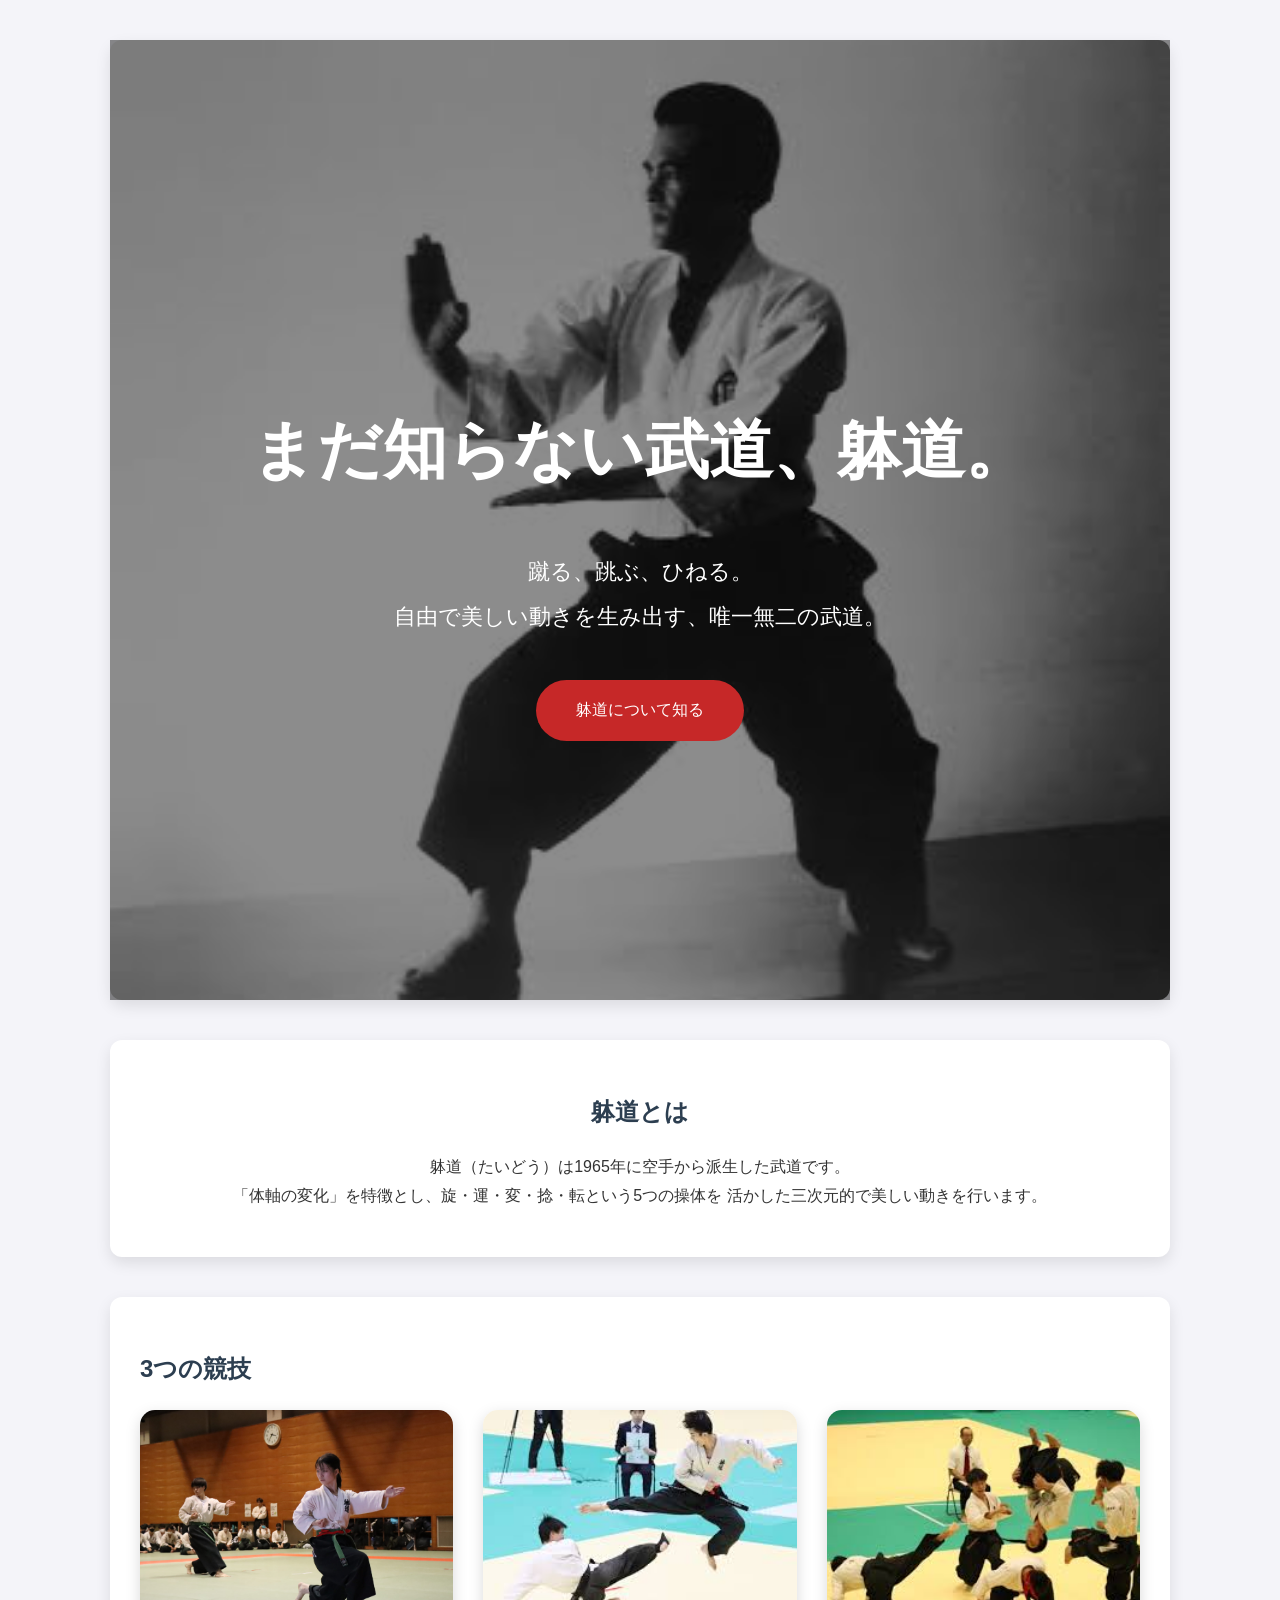
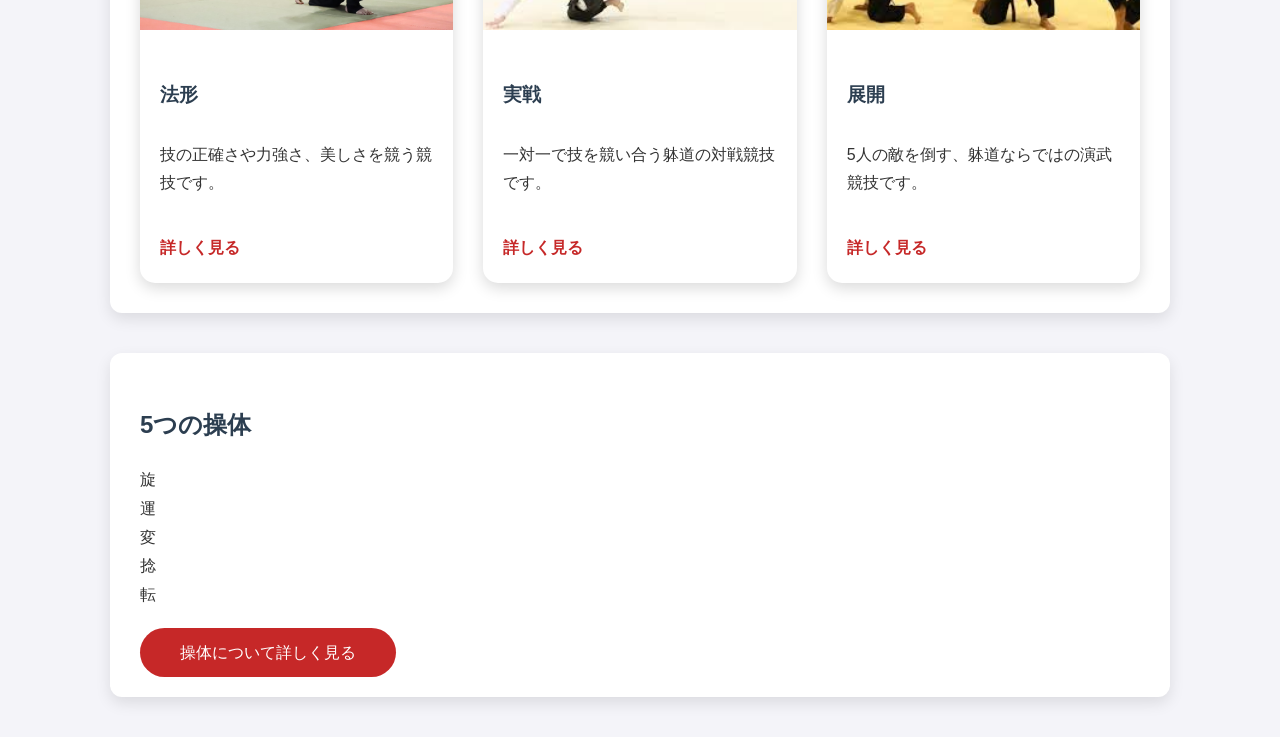
<file: index.html>
<!DOCTYPE html>
<html lang="ja">
<head>
    <meta charset="UTF-8">
    <meta name="viewport" content="width=device-width, initial-scale=1.0">
    <title>躰道とは</title>
    <link rel="stylesheet" href="style.css">
</head>
<body>

<section class="hero">
    <div class="hero-overlay">
        <h1>まだ知らない武道、躰道。</h1>

        <p>
            蹴る、跳ぶ、ひねる。<br>
            自由で美しい動きを生み出す、唯一無二の武道。
        </p>

        <a href="#about" class="hero-btn">躰道について知る</a>
    </div>
</section>

<section id="about" class="about">

    <h2>躰道とは</h2>

    <p>
        躰道（たいどう）は1965年に空手から派生した武道です。<br>
        「体軸の変化」を特徴とし、旋・運・変・捻・転という5つの操体を
        活かした三次元的で美しい動きを行います。
    </p>

</section>

<section class="competition">

    <h2>3つの競技</h2>

    <div class="card-container">

        <div class="card">
            <img src="image/houkei.jpg" alt="法形">
            <h3>法形</h3>
            <p>技の正確さや力強さ、美しさを競う競技です。</p>
            <a href="houkei.html">詳しく見る</a>
        </div>

        <div class="card">
            <img src="image/taidojissen.jpg" alt="実戦">
            <h3>実戦</h3>
            <p>一対一で技を競い合う躰道の対戦競技です。</p>
            <a href="jissen.html">詳しく見る</a>
        </div>

        <div class="card">
            <img src="image/tenkai.jpg" alt="展開">
            <h3>展開</h3>
            <p>5人の敵を倒す、躰道ならではの演武競技です。</p>
            <a href="tenkai.html">詳しく見る</a>
        </div>

    </div>

</section>

<section class="soutai">

    <h2>5つの操体</h2>

    <div class="soutai-box">

        <div>旋</div>
        <div>運</div>
        <div>変</div>
        <div>捻</div>
        <div>転</div>

    </div>
</br>
    <a class="hero-btn" href="soutai.html">
        操体について詳しく見る
    </a>

</section>

</body>
</html>
</file>
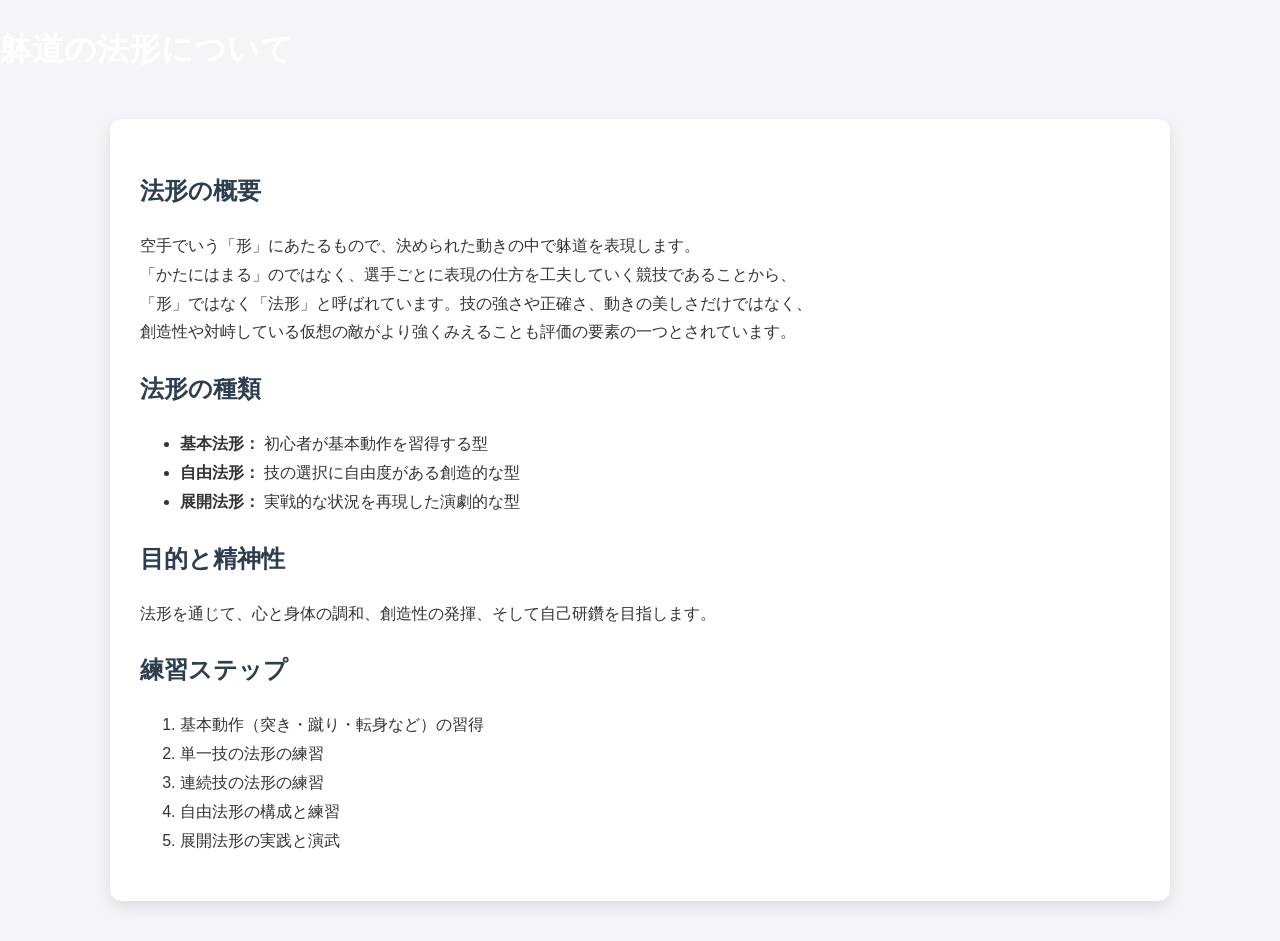
<file: houkei.html>
<!DOCTYPE html>
<html lang="ja">
<head>
  <meta charset="UTF-8">
  <meta name="viewport" content="width=device-width, initial-scale=1.0">
  <title>法形</title>
  <link rel="stylesheet" href="style.css">
</head>
<body>
  <header>
    <h1>躰道の法形について</h1>
  </header>
  <section>
    <h2>法形の概要</h2>
    <p>
      空手でいう「形」にあたるもので、決められた動きの中で躰道を表現します。<br>
      「かたにはまる」のではなく、選手ごとに表現の仕方を工夫していく競技であることから、<br>
      「形」ではなく「法形」と呼ばれています。技の強さや正確さ、動きの美しさだけではなく、<br>
      創造性や対峙している仮想の敵がより強くみえることも評価の要素の一つとされています。
    </p>

    <h2>法形の種類</h2>
    <ul>
      <li><strong>基本法形：</strong> 初心者が基本動作を習得する型</li>
      <li><strong>自由法形：</strong> 技の選択に自由度がある創造的な型</li>
      <li><strong>展開法形：</strong> 実戦的な状況を再現した演劇的な型</li>
    </ul>

    <h2>目的と精神性</h2>
    <p>法形を通じて、心と身体の調和、創造性の発揮、そして自己研鑽を目指します。</p>

    <h2>練習ステップ</h2>
    <ol>
      <li>基本動作（突き・蹴り・転身など）の習得</li>
      <li>単一技の法形の練習</li>
      <li>連続技の法形の練習</li>
      <li>自由法形の構成と練習</li>
      <li>展開法形の実践と演武</li>
    </ol>
  </section>
</body>
</html>
</file>
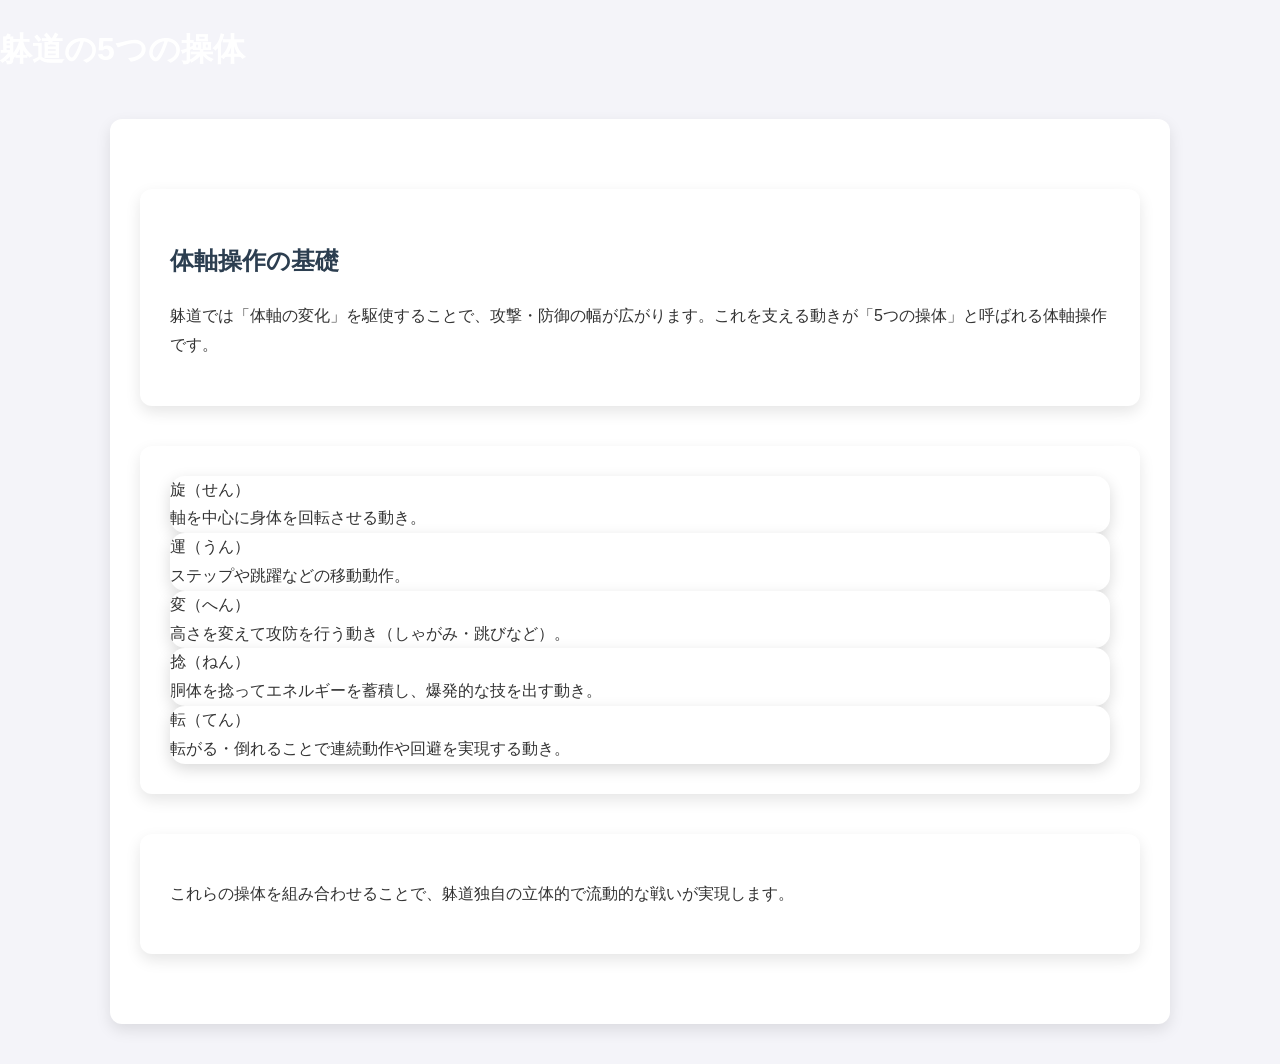
<file: soutai.html>
<!DOCTYPE html>
<html lang="ja">
<head>
  <meta charset="UTF-8" />
  <meta name="viewport" content="width=device-width, initial-scale=1.0" />
  <title>躰道の5つの操体</title>
  <link rel="stylesheet" href="style.css" />
</head>
<body>
  <header>
    <h1>躰道の5つの操体</h1>
  </header>

  <main>
    <section class="intro">
      <h2>体軸操作の基礎</h2>
      <p>
        躰道では「体軸の変化」を駆使することで、攻撃・防御の幅が広がります。これを支える動きが「5つの操体」と呼ばれる体軸操作です。
      </p>
    </section>

    <section class="card-grid">
      <div class="card">
        <div class="card-title">旋（せん）</div>
        <div class="card-description">軸を中心に身体を回転させる動き。</div>
      </div>
      <div class="card">
        <div class="card-title">運（うん）</div>
        <div class="card-description">ステップや跳躍などの移動動作。</div>
      </div>
      <div class="card">
        <div class="card-title">変（へん）</div>
        <div class="card-description">高さを変えて攻防を行う動き（しゃがみ・跳びなど）。</div>
      </div>
      <div class="card">
        <div class="card-title">捻（ねん）</div>
        <div class="card-description">胴体を捻ってエネルギーを蓄積し、爆発的な技を出す動き。</div>
      </div>
      <div class="card">
        <div class="card-title">転（てん）</div>
        <div class="card-description">転がる・倒れることで連続動作や回避を実現する動き。</div>
      </div>
    </section>

    <section class="summary">
      <p>
        これらの操体を組み合わせることで、躰道独自の立体的で流動的な戦いが実現します。
      </p>
    </section>
  </main>

</body>
</html>
</file>
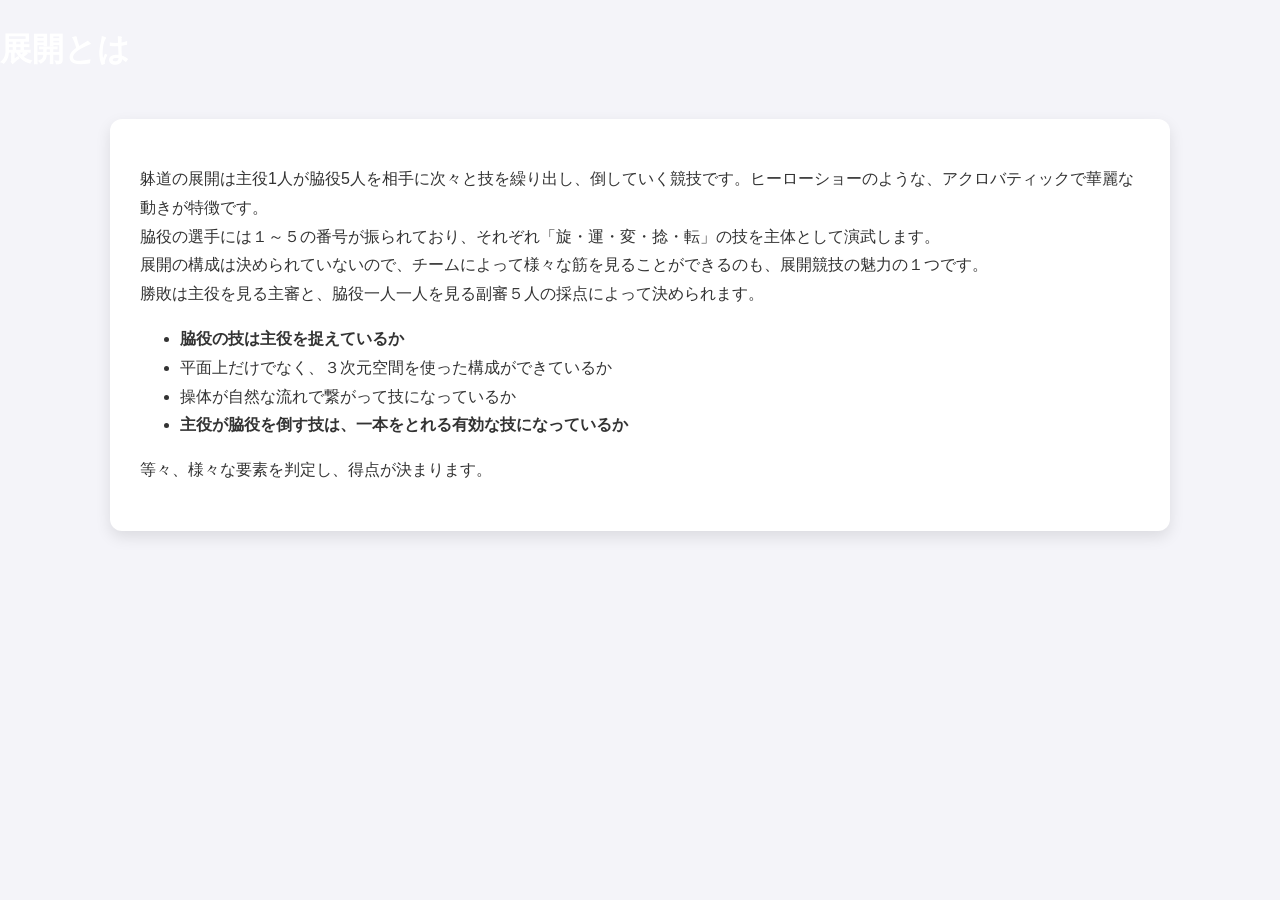
<file: tenkai.html>
<!DOCTYPE html>
<html lang="ja">
<head>
  <meta charset="UTF-8">
  <meta name="viewport" content="width=device-width, initial-scale=1.0">
  <title>展開</title>
  <link rel="stylesheet" href="style.css">
</head>
<body>
  <header>
    <h1>展開とは</h1>
  </header>
  <section>
    <p>
      躰道の展開は主役1人が脇役5人を相手に次々と技を繰り出し、倒していく競技です。ヒーローショーのような、アクロバティックで華麗な動きが特徴です。<br>
      脇役の選手には１～５の番号が振られており、それぞれ「旋・運・変・捻・転」の技を主体として演武します。<br>
      展開の構成は決められていないので、チームによって様々な筋を見ることができるのも、展開競技の魅力の１つです。<br>
      勝敗は主役を見る主審と、脇役一人一人を見る副審５人の採点によって決められます。<br>
    </p>
    <ul>
      <li><strong>脇役の技は主役を捉えているか</strong></li>
      <li>平面上だけでなく、３次元空間を使った構成ができているか</li>
      <li>操体が自然な流れで繋がって技になっているか</li>
      <li><strong>主役が脇役を倒す技は、一本をとれる有効な技になっているか</strong></li>
    </ul>
    <p>
      等々、様々な要素を判定し、得点が決まります。
    </p>
  </section>
</body>
</html>
</file>
<file: style.css>
html {
    scroll-behavior: smooth;
}

body {
    margin: 0;
    font-family: "Hiragino Kaku Gothic ProN", Meiryo, sans-serif;
    background-color: #f4f4f9;
    color: #333;
    line-height: 1.8;
}

.hero {
    height: 100vh;
    background-image: url("./image/syukumine.jpg");
    background-size: cover;
    background-position: center;
    background-repeat: no-repeat;
    position: relative;
}

.hero::before {
    content: "";
    position: absolute;
    inset: 0;
    background: rgba(0, 0, 0, 0.45);
}

.hero-overlay {
    position: relative;
    z-index: 1;
    height: 100%;

    display: flex;
    flex-direction: column;
    justify-content: center;
    align-items: center;

    text-align: center;
    color: white;
    padding: 20px;
}

.hero h1 {
    font-size: 4rem;
    margin-bottom: 20px;
}

.hero p {
    font-size: 1.4rem;
    line-height: 2;
    margin-bottom: 40px;
}

.hero-btn {
    background: #c62828;
    color: white;
    padding: 16px 40px;
    border-radius: 40px;
    text-decoration: none;
    transition: 0.3s;
}

.hero-btn:hover {
    background: #e53935;
    transform: translateY(-3px);
}

/* --------------------
   About
-------------------- */

#about {
    text-align: center;
    scroll-margin-top: 60px;
}

section,
main {
    max-width: 1000px;
    margin: 40px auto;
    background: white;
    padding: 30px;
    border-radius: 12px;
    box-shadow: 0 6px 15px rgba(0, 0, 0, 0.1);
}

h1 {
    color: white;
}

h2,
h3 {
    color: #2c3e50;
}

a {
    color: #da7a30;
    text-decoration: none;
}
.card-container {
    display: grid;
    grid-template-columns: repeat(3, 1fr);
    gap: 30px;
}

.card {
    background: white;
    border-radius: 15px;
    overflow: hidden;
    box-shadow: 0 5px 15px rgba(0,0,0,.15);
}

.card img {
    width: 100%;
    height: 220px;
    object-fit: cover;
    border-radius: 10px 10px 0 0;
}

.card h3 {
    padding: 20px 20px 10px;
}

.card p {
    padding: 0 20px;
}

.card a {
    display: block;
    padding: 20px;
    color: #c62828;
    text-decoration: none;
    font-weight: bold;
}
</file>
